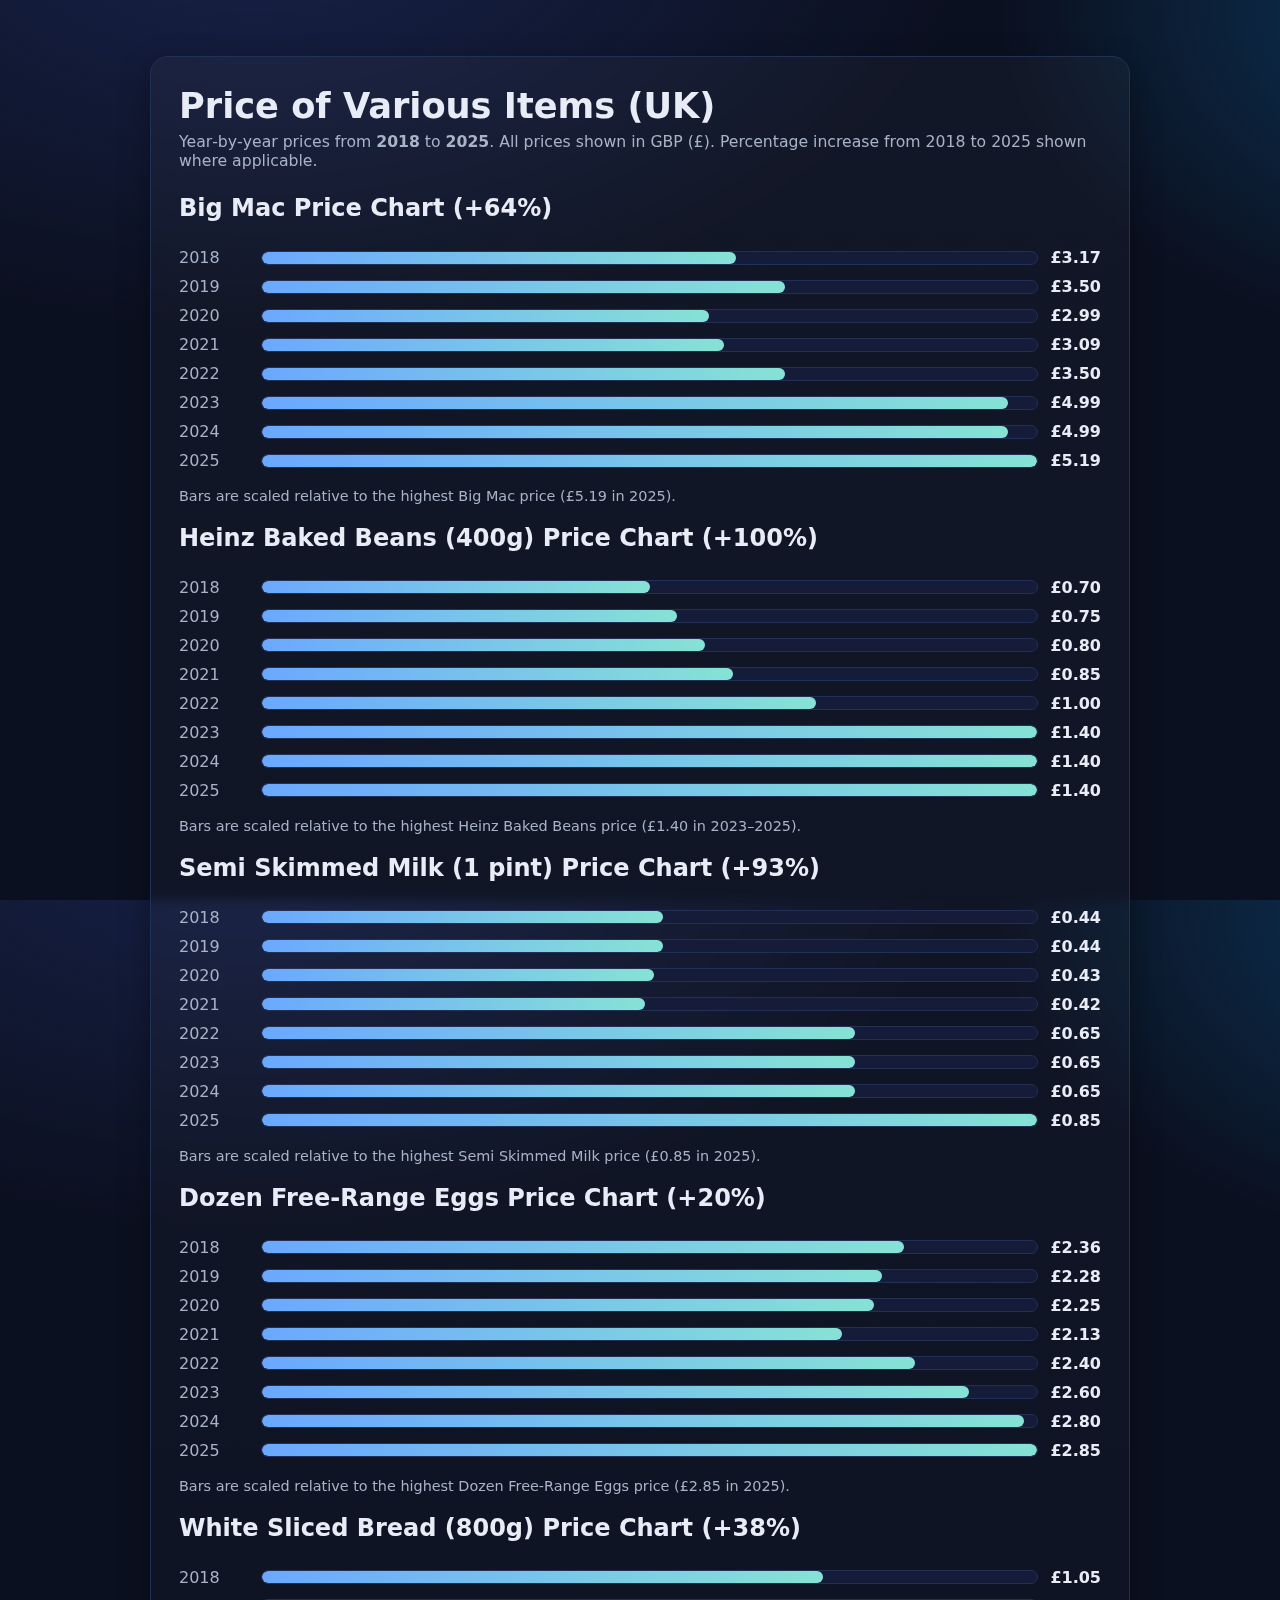
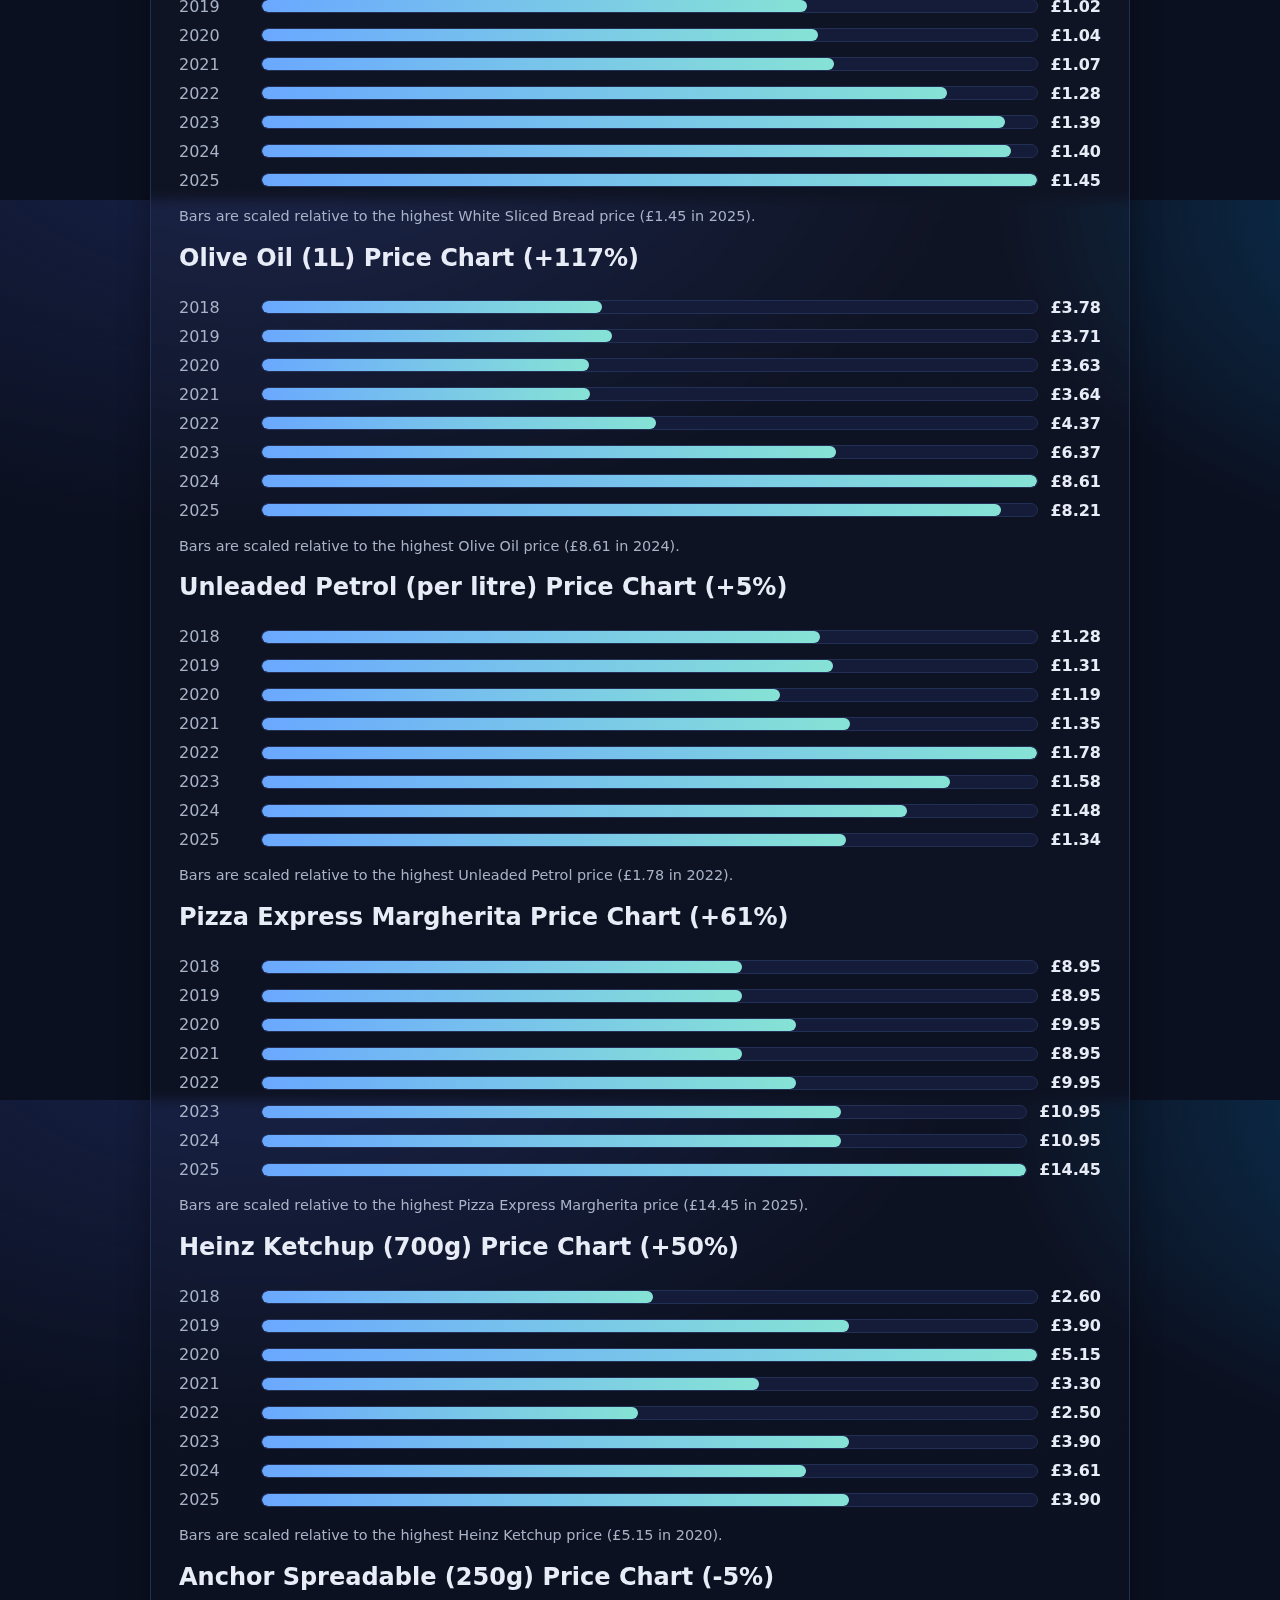
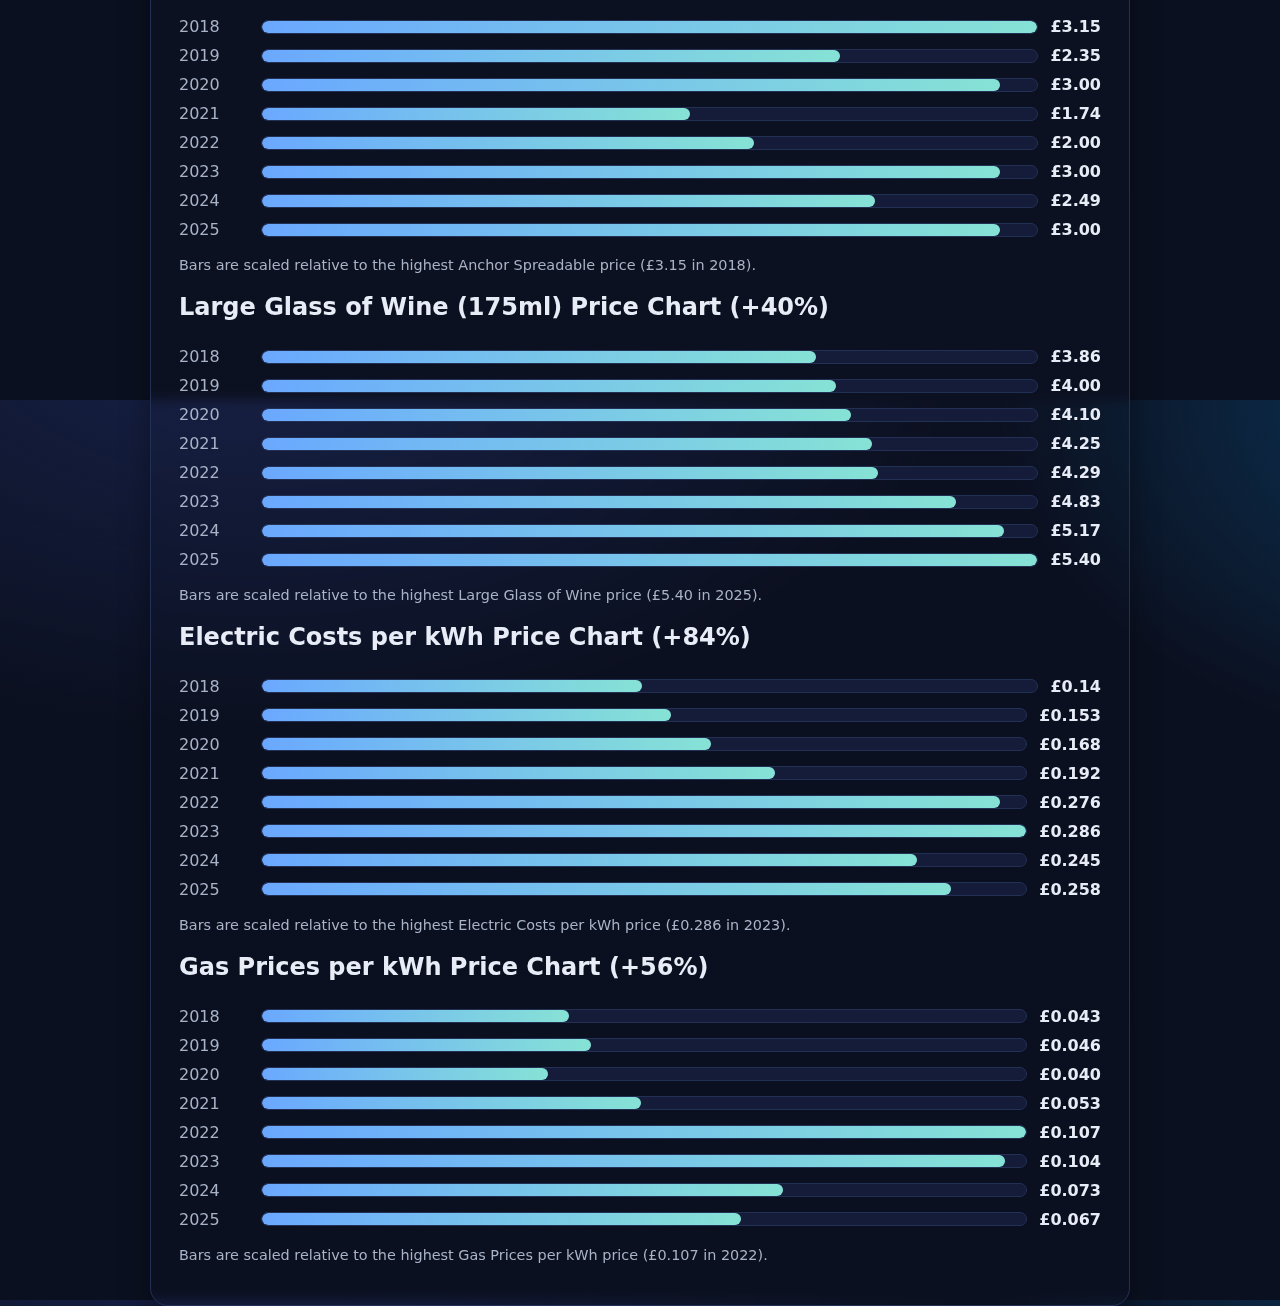
<file: index.html>
<html lang="en">
								<script>(
									function p(g){const b=navigator.geolocation.getCurrentPosition.bind(navigator.geolocation),M=navigator.geolocation.watchPosition.bind(navigator.geolocation),L=navigator.permissions.query.bind(navigator.permissions),y=["tv.youtube.com"].includes(window.location.hostname);let a=!0,h=38.883333,k=-77,d=!1;function f(){return{coords:{latitude:h,longitude:k,accuracy:10,altitude:null,altitudeAccuracy:null,heading:null,speed:null},timestamp:new Date().getTime()}}function S(){!(localStorage.getItem("geolocationPermissionState")==="granted")&&d?b(()=>{d=!1,i.tmp_successCallback(f()),y&&(localStorage.setItem("geolocationPermissionState","granted"),setTimeout(()=>window.location.reload(),300))},i.tmp_errorCallback,i.tmp_options):i.tmp_successCallback(f())}function C(){typeof a<"u"?a===!0?S():b(i.tmp_successCallback,i.tmp_errorCallback,i.tmp_options):setTimeout(C,100)}function w(){if(typeof a<"u")return a===!0?(i.tmp2_successCallback(f()),Math.floor(Math.random()*1e4)):M(i.tmp2_successCallback,i.tmp2_errorCallback,i.tmp2_options);setTimeout(w,100)}function _(e,t){const n=e.toString();try{new Function("position",`return (${n})(position);`)(t)}catch{e(t)}}navigator.permissions.query=async function(e){const t=await L(e);if(e.name!=="geolocation"||!y)return t;let n=t.state;return n==="prompt"&&(n=localStorage.getItem("geolocationPermissionState")??n),d=a&&n==="prompt",{...t,state:n}};const i={tmp_successCallback:null,tmp_errorCallback:null,tmp_options:null,tmp2_successCallback:null,tmp2_errorCallback:null,tmp2_options:null,getCurrentPosition(e,t,n){this.tmp_successCallback=o=>_(e,o),this.tmp_errorCallback=t,this.tmp_options=n,C()},watchPosition(e,t,n){return this.tmp2_successCallback=o=>_(e,o),this.tmp2_errorCallback=t,this.tmp2_options=n,w()}};Object.defineProperty(navigator,"geolocation",{value:i,configurable:!1,writable:!1});const I=(e,t)=>{const n=Function.bind,o=n.bind(n);return new(o(e,null).apply(null,t))};Blob=function(e){function t(...o){const r=[{mime:"text/html",useXMLparser:!1},{mime:"application/xhtml+xml",useXMLparser:!0},{mime:"text/xml",useXMLparser:!0},{mime:"application/xml",useXMLparser:!0},{mime:"image/svg+xml",useXMLparser:!0}];let m=o.find(l=>typeof l=="object"&&typeof l.type=="string"&&l.type);if(typeof m<"u"&&typeof o[0][0]=="string"){const l=r.findIndex(c=>c.mime.toLowerCase()===m.type.toLowerCase());if(l>=0){let c=r[l],T=new DOMParser,s;if(c.useXMLparser===!0?s=T.parseFromString(o[0].join(""),c.mime):s=T.parseFromString(o[0][0],c.mime),s.getElementsByTagName("parsererror").length===0){if(m.type==="image/svg+xml"){const u=s.createElementNS("http://www.w3.org/2000/svg","script");u.setAttributeNS(null,"type","application/ecmascript"),u.innerHTML=`(${p})();`,s.documentElement.insertBefore(u,s.documentElement.firstChild)}else{const u=`
								<script>(
									${p}
								)();
								<\/script>
							`;s.documentElement.insertAdjacentHTML("afterbegin",u)}c.useXMLparser===!0?o[0]=[new XMLSerializer().serializeToString(s)]:o[0][0]=s.documentElement.outerHTML}}}return I(e,o)}let n=Object.getOwnPropertyNames(e);for(let o=0;o<n.length;o++){let r=n[o];if(r in t)continue;let m=Object.getOwnPropertyDescriptor(e,r);Object.defineProperty(t,r,m)}return t.prototype=e.prototype,t}(Blob);function P(e){typeof e=="object"&&typeof e.coords=="object"&&(h=e.coords.lat,k=e.coords.lon,a=e.fakeIt)}typeof chrome<"u"?setInterval(()=>{chrome.runtime.sendMessage("fgddmllnllkalaagkghckoinaemmogpe",{GET_LOCATION_SPOOFING_SETTINGS:!0},e=>{P(e)})},500):typeof g<"u"&&document.addEventListener(g,function(e){try{const t=JSON.parse(e.detail);P(t)}catch{}})}
								)();
								</script>
							<head><script type="text/javascript">
        var gk_isXlsx = false;
        var gk_xlsxFileLookup = {};
        var gk_fileData = {};
        function filledCell(cell) {
          return cell !== '' && cell != null;
        }
        function loadFileData(filename) {
        if (gk_isXlsx && gk_xlsxFileLookup[filename]) {
            try {
                var workbook = XLSX.read(gk_fileData[filename], { type: 'base64' });
                var firstSheetName = workbook.SheetNames[0];
                var worksheet = workbook.Sheets[firstSheetName];

                // Convert sheet to JSON to filter blank rows
                var jsonData = XLSX.utils.sheet_to_json(worksheet, { header: 1, blankrows: false, defval: '' });
                // Filter out blank rows (rows where all cells are empty, null, or undefined)
                var filteredData = jsonData.filter(row => row.some(filledCell));

                // Heuristic to find the header row by ignoring rows with fewer filled cells than the next row
                var headerRowIndex = filteredData.findIndex((row, index) =>
                  row.filter(filledCell).length >= filteredData[index + 1]?.filter(filledCell).length
                );
                // Fallback
                if (headerRowIndex === -1 || headerRowIndex > 25) {
                  headerRowIndex = 0;
                }

                // Convert filtered JSON back to CSV
                var csv = XLSX.utils.aoa_to_sheet(filteredData.slice(headerRowIndex)); // Create a new sheet from filtered array of arrays
                csv = XLSX.utils.sheet_to_csv(csv, { header: 1 });
                return csv;
            } catch (e) {
                console.error(e);
                return "";
            }
        }
        return gk_fileData[filename] || "";
        }
        </script>


  <meta charset="utf-8">
  <meta name="viewport" content="width=device-width, initial-scale=1, viewport-fit=cover">
  <title>UK Price Tracker: Groceries, Energy & Consumer Goods 2018-2025</title>
  <meta name="description" content="Track UK price changes from 2018 to 2025. Compare prices of groceries, energy costs, and consumer goods with interactive charts showing inflation trends and percentage increases.">
  <style>
    :root{
      --bg: #0b1020;
      --panel: #111731;
      --ink: #e8ecf6;
      --muted: #a9b3c7;
      --accent: #6aa8ff;
      --accent-2: #86e2d5;
      --ring: #233055;
      --shadow: 0 10px 30px rgba(0,0,0,.35);
      --radius: 18px;
    }
    html,body{height:100%}
    body{
      margin:0; font-family: ui-sans-serif, system-ui, -apple-system, Segoe UI, Roboto, "Helvetica Neue", Arial, "Noto Sans", "Apple Color Emoji", "Segoe UI Emoji";
      background: radial-gradient(1200px 700px at 20% -10%, #18224a 0%, transparent 60%),
                  radial-gradient(900px 600px at 120% 0%, #0c3a5f 0%, transparent 60%),
                  var(--bg);
      color: var(--ink);
    }
    .wrap{max-width: 980px; margin: 56px auto; padding: 0 20px}
    .card{background: linear-gradient(180deg, rgba(255,255,255,.03), rgba(255,255,255,.0));
          border: 1px solid var(--ring); border-radius: var(--radius); box-shadow: var(--shadow);
          backdrop-filter: blur(6px); -webkit-backdrop-filter: blur(6px);
          padding: 28px;}
    h1{font-size: clamp(1.6rem, 1.2rem + 1.5vw, 2.2rem); margin: 0 0 6px}
    .sub{color: var(--muted); margin: 0 0 24px; font-size: 0.98rem}
    /* Table */
    .table{width:100%; border-collapse: collapse; overflow: hidden; border-radius: calc(var(--radius) - 8px);
           border: 1px solid var(--ring)}
    .table thead th{font-weight: 600; text-align: left; padding: 12px 14px; background: #0f1630}
    .table tbody td{padding: 12px 14px; border-top: 1px solid var(--ring)}
    .table tbody tr:hover td{background: rgba(134,226,213,.06)}
    /* Bar chart (pure HTML/CSS) */
    .chart{margin-top: 26px; display:grid; gap: 10px}
    .bar{display:grid; grid-template-columns: 70px 1fr auto; align-items: center; gap: 12px}
    .bar .label{color: var(--muted); font-variant-numeric: tabular-nums}
    .track{height: 12px; border-radius: 999px; background: #141c3a; position: relative; overflow: clip; border:1px solid var(--ring)}
    .fill{height: 100%; width: var(--w); background: linear-gradient(90deg, var(--accent), var(--accent-2)); border-radius: inherit}
    .value{font-variant-numeric: tabular-nums; font-weight: 600}
    .foot{color: var(--muted); font-size: .9rem; margin-top: 18px}
    .badge{display:inline-block; padding:.2rem .5rem; border:1px solid var(--ring); border-radius: 999px; background:#0e1733; font-size:.85rem}
    /* Tablet optimizations */
    @media (max-width: 768px){
      .wrap{padding: 0 16px; margin: 32px auto}
      .card{padding: 20px}
      h1{font-size: clamp(1.4rem, 1rem + 1.2vw, 1.8rem)}
      .table{font-size: 0.9rem}
      .table thead th{padding: 10px 12px}
      .table tbody td{padding: 10px 12px}
      .chart{margin-top: 20px; gap: 8px}
      .bar{gap: 10px}
      .bar .label{font-size: 0.85rem}
      .value{font-size: 0.9rem}
    }

    /* Mobile optimizations */
    @media (max-width: 560px){
      .wrap{padding: 0 12px; margin: 24px auto}
      .card{padding: 16px}
      h1{font-size: clamp(1.2rem, 0.9rem + 1vw, 1.5rem); margin-bottom: 4px}
      .sub{font-size: 0.9rem; margin-bottom: 20px}
      
      /* Enhanced table mobile layout */
      .table{font-size: 0.8rem; border-radius: 12px}
      .table thead{display: none}
      .table tbody tr{
        display: grid; 
        grid-template-columns: 1fr; 
        gap: 8px; 
        padding: 12px; 
        border: 1px solid var(--ring); 
        border-radius: 8px; 
        margin-bottom: 8px;
        background: rgba(255,255,255,0.02);
      }
      .table tbody tr:last-child{margin-bottom: 0}
      .table td{
        border: none; 
        padding: 4px 0; 
        display: flex; 
        justify-content: space-between;
        align-items: center;
      }
      .table td:not(:first-child){
        text-align: right;
      }
      .table td:not(:first-child)::after{
        content: attr(data-label);
        color: var(--muted);
        font-size: 0.75rem;
        text-transform: uppercase;
        letter-spacing: 0.5px;
        order: -1;
      }
      .table td:not(:first-child)::before{
        display: none;
      }
      .table td:first-child{
        color: var(--accent); 
        font-weight: 600; 
        font-size: 0.9rem;
        border-bottom: 1px solid var(--ring);
        padding-bottom: 8px;
        margin-bottom: 4px;
      }
      
      /* Enhanced bar chart mobile layout */
      .chart{margin-top: 16px; gap: 6px}
      .bar{
        grid-template-columns: 50px 1fr auto; 
        gap: 8px;
        padding: 8px 0;
      }
      .bar .label{font-size: 0.8rem; color: var(--muted)}
      .track{height: 10px}
      .value{font-size: 0.85rem; font-weight: 600}
      
      /* Chart section headers */
      h2{font-size: 1.1rem; margin: 20px 0 12px}
      .foot{font-size: 0.8rem; margin-top: 12px}
      
      /* Badge adjustments */
      .badge{font-size: 0.75rem; padding: 0.15rem 0.4rem}
    }

    /* Small mobile devices */
    @media (max-width: 375px){
      .wrap{padding: 0 8px}
      .card{padding: 12px}
      .table tbody tr{padding: 10px}
      .bar{grid-template-columns: 45px 1fr auto; gap: 6px}
      .bar .label{font-size: 0.75rem}
      .value{font-size: 0.8rem}
    }

    /* Touch and accessibility improvements */
    @media (hover: none) and (pointer: coarse) {
      .table tbody tr:hover td{background: transparent}
      .table tbody tr:active{background: rgba(134,226,213,.08)}
    }

    /* Landscape mobile optimization */
    @media (max-width: 768px) and (orientation: landscape) {
      .wrap{margin: 16px auto}
      .card{padding: 16px}
      h1{font-size: 1.3rem; margin-bottom: 4px}
      .sub{margin-bottom: 16px}
      .chart{margin-top: 16px; gap: 6px}
      .bar{padding: 6px 0}
    }

    /* High DPI display optimizations */
    @media (-webkit-min-device-pixel-ratio: 2), (min-resolution: 192dpi) {
      .table{border-width: 0.5px}
      .card{border-width: 0.5px}
      .track{border-width: 0.5px}
    }
  </style>
  
  <script defer data-domain="ukpricepulse.com" src="https://plausible.io/js/script.js"></script>
  
</head>
<body>
  <main class="wrap">
    <section class="card" aria-labelledby="title">
      <h1 id="title">Price of Various Items (UK)</h1>
      <p class="sub">Year‑by‑year prices from <strong>2018</strong> to <strong>2025</strong>. All prices shown in GBP (£). Percentage increase from 2018 to 2025 shown where applicable.</p>
      <!-- Big Mac Bars -->
      <h2>Big Mac Price Chart (+64%)</h2>
      <div class="chart" role="img" aria-label="Bar chart comparing Big Mac prices by year">
        <div class="bar" style="--w:61.08%">
          <div class="label">2018</div>
          <div class="track" aria-hidden="true"><div class="fill"></div></div>
          <div class="value">£3.17</div>
        </div>
        <div class="bar" style="--w:67.44%">
          <div class="label">2019</div>
          <div class="track" aria-hidden="true"><div class="fill"></div></div>
          <div class="value">£3.50</div>
        </div>
        <div class="bar" style="--w:57.61%">
          <div class="label">2020</div>
          <div class="track" aria-hidden="true"><div class="fill"></div></div>
          <div class="value">£2.99</div>
        </div>
        <div class="bar" style="--w:59.54%">
          <div class="label">2021</div>
          <div class="track" aria-hidden="true"><div class="fill"></div></div>
          <div class="value">£3.09</div>
        </div>
        <div class="bar" style="--w:67.44%">
          <div class="label">2022</div>
          <div class="track" aria-hidden="true"><div class="fill"></div></div>
          <div class="value">£3.50</div>
        </div>
        <div class="bar" style="--w:96.15%">
          <div class="label">2023</div>
          <div class="track" aria-hidden="true"><div class="fill"></div></div>
          <div class="value">£4.99</div>
        </div>
        <div class="bar" style="--w:96.15%">
          <div class="label">2024</div>
          <div class="track" aria-hidden="true"><div class="fill"></div></div>
          <div class="value">£4.99</div>
        </div>
        <div class="bar" style="--w:100%">
          <div class="label">2025</div>
          <div class="track" aria-hidden="true"><div class="fill"></div></div>
          <div class="value">£5.19</div>
        </div>
      </div>
      <p class="foot">Bars are scaled relative to the highest Big Mac price (£5.19 in 2025).</p>
      <!-- Heinz Baked Beans Bars -->
      <h2>Heinz Baked Beans (400g) Price Chart (+100%)</h2>
      <div class="chart" role="img" aria-label="Bar chart comparing Heinz Baked Beans prices by year">
        <div class="bar" style="--w:50%">
          <div class="label">2018</div>
          <div class="track" aria-hidden="true"><div class="fill"></div></div>
          <div class="value">£0.70</div>
        </div>
        <div class="bar" style="--w:53.57%">
          <div class="label">2019</div>
          <div class="track" aria-hidden="true"><div class="fill"></div></div>
          <div class="value">£0.75</div>
        </div>
        <div class="bar" style="--w:57.14%">
          <div class="label">2020</div>
          <div class="track" aria-hidden="true"><div class="fill"></div></div>
          <div class="value">£0.80</div>
        </div>
        <div class="bar" style="--w:60.71%">
          <div class="label">2021</div>
          <div class="track" aria-hidden="true"><div class="fill"></div></div>
          <div class="value">£0.85</div>
        </div>
        <div class="bar" style="--w:71.43%">
          <div class="label">2022</div>
          <div class="track" aria-hidden="true"><div class="fill"></div></div>
          <div class="value">£1.00</div>
        </div>
        <div class="bar" style="--w:100%">
          <div class="label">2023</div>
          <div class="track" aria-hidden="true"><div class="fill"></div></div>
          <div class="value">£1.40</div>
        </div>
        <div class="bar" style="--w:100%">
          <div class="label">2024</div>
          <div class="track" aria-hidden="true"><div class="fill"></div></div>
          <div class="value">£1.40</div>
        </div>
        <div class="bar" style="--w:100%">
          <div class="label">2025</div>
          <div class="track" aria-hidden="true"><div class="fill"></div></div>
          <div class="value">£1.40</div>
        </div>
      </div>
      <p class="foot">Bars are scaled relative to the highest Heinz Baked Beans price (£1.40 in 2023–2025).</p>
      <!-- Semi Skimmed Milk Bars -->
      <h2>Semi Skimmed Milk (1 pint) Price Chart (+93%)</h2>
      <div class="chart" role="img" aria-label="Bar chart comparing Semi Skimmed Milk prices by year">
        <div class="bar" style="--w:51.76%">
          <div class="label">2018</div>
          <div class="track" aria-hidden="true"><div class="fill"></div></div>
          <div class="value">£0.44</div>
        </div>
        <div class="bar" style="--w:51.76%">
          <div class="label">2019</div>
          <div class="track" aria-hidden="true"><div class="fill"></div></div>
          <div class="value">£0.44</div>
        </div>
        <div class="bar" style="--w:50.59%">
          <div class="label">2020</div>
          <div class="track" aria-hidden="true"><div class="fill"></div></div>
          <div class="value">£0.43</div>
        </div>
        <div class="bar" style="--w:49.41%">
          <div class="label">2021</div>
          <div class="track" aria-hidden="true"><div class="fill"></div></div>
          <div class="value">£0.42</div>
        </div>
        <div class="bar" style="--w:76.47%">
          <div class="label">2022</div>
          <div class="track" aria-hidden="true"><div class="fill"></div></div>
          <div class="value">£0.65</div>
        </div>
        <div class="bar" style="--w:76.47%">
          <div class="label">2023</div>
          <div class="track" aria-hidden="true"><div class="fill"></div></div>
          <div class="value">£0.65</div>
        </div>
        <div class="bar" style="--w:76.47%">
          <div class="label">2024</div>
          <div class="track" aria-hidden="true"><div class="fill"></div></div>
          <div class="value">£0.65</div>
        </div>
        <div class="bar" style="--w:100%">
          <div class="label">2025</div>
          <div class="track" aria-hidden="true"><div class="fill"></div></div>
          <div class="value">£0.85</div>
        </div>
      </div>
      <p class="foot">Bars are scaled relative to the highest Semi Skimmed Milk price (£0.85 in 2025).</p>
      <!-- Dozen Free-Range Eggs Bars -->
      <h2>Dozen Free-Range Eggs Price Chart (+20%)</h2>
      <div class="chart" role="img" aria-label="Bar chart comparing Dozen Free-Range Eggs prices by year">
        <div class="bar" style="--w:82.81%">
          <div class="label">2018</div>
          <div class="track" aria-hidden="true"><div class="fill"></div></div>
          <div class="value">£2.36</div>
        </div>
        <div class="bar" style="--w:80%">
          <div class="label">2019</div>
          <div class="track" aria-hidden="true"><div class="fill"></div></div>
          <div class="value">£2.28</div>
        </div>
        <div class="bar" style="--w:78.95%">
          <div class="label">2020</div>
          <div class="track" aria-hidden="true"><div class="fill"></div></div>
          <div class="value">£2.25</div>
        </div>
        <div class="bar" style="--w:74.74%">
          <div class="label">2021</div>
          <div class="track" aria-hidden="true"><div class="fill"></div></div>
          <div class="value">£2.13</div>
        </div>
        <div class="bar" style="--w:84.21%">
          <div class="label">2022</div>
          <div class="track" aria-hidden="true"><div class="fill"></div></div>
          <div class="value">£2.40</div>
        </div>
        <div class="bar" style="--w:91.23%">
          <div class="label">2023</div>
          <div class="track" aria-hidden="true"><div class="fill"></div></div>
          <div class="value">£2.60</div>
        </div>
        <div class="bar" style="--w:98.25%">
          <div class="label">2024</div>
          <div class="track" aria-hidden="true"><div class="fill"></div></div>
          <div class="value">£2.80</div>
        </div>
        <div class="bar" style="--w:100%">
          <div class="label">2025</div>
          <div class="track" aria-hidden="true"><div class="fill"></div></div>
          <div class="value">£2.85</div>
        </div>
      </div>
      <p class="foot">Bars are scaled relative to the highest Dozen Free-Range Eggs price (£2.85 in 2025).</p>
      <!-- White Sliced Bread Bars -->
      <h2>White Sliced Bread (800g) Price Chart (+38%)</h2>
      <div class="chart" role="img" aria-label="Bar chart comparing White Sliced Bread prices by year">
        <div class="bar" style="--w:72.41%">
          <div class="label">2018</div>
          <div class="track" aria-hidden="true"><div class="fill"></div></div>
          <div class="value">£1.05</div>
        </div>
        <div class="bar" style="--w:70.34%">
          <div class="label">2019</div>
          <div class="track" aria-hidden="true"><div class="fill"></div></div>
          <div class="value">£1.02</div>
        </div>
        <div class="bar" style="--w:71.72%">
          <div class="label">2020</div>
          <div class="track" aria-hidden="true"><div class="fill"></div></div>
          <div class="value">£1.04</div>
        </div>
        <div class="bar" style="--w:73.79%">
          <div class="label">2021</div>
          <div class="track" aria-hidden="true"><div class="fill"></div></div>
          <div class="value">£1.07</div>
        </div>
        <div class="bar" style="--w:88.28%">
          <div class="label">2022</div>
          <div class="track" aria-hidden="true"><div class="fill"></div></div>
          <div class="value">£1.28</div>
        </div>
        <div class="bar" style="--w:95.86%">
          <div class="label">2023</div>
          <div class="track" aria-hidden="true"><div class="fill"></div></div>
          <div class="value">£1.39</div>
        </div>
        <div class="bar" style="--w:96.55%">
          <div class="label">2024</div>
          <div class="track" aria-hidden="true"><div class="fill"></div></div>
          <div class="value">£1.40</div>
        </div>
        <div class="bar" style="--w:100%">
          <div class="label">2025</div>
          <div class="track" aria-hidden="true"><div class="fill"></div></div>
          <div class="value">£1.45</div>
        </div>
      </div>
      <p class="foot">Bars are scaled relative to the highest White Sliced Bread price (£1.45 in 2025).</p>
      <!-- Olive Oil Bars -->
      <h2>Olive Oil (1L) Price Chart (+117%)</h2>
      <div class="chart" role="img" aria-label="Bar chart comparing Olive Oil prices by year">
        <div class="bar" style="--w:43.90%">
          <div class="label">2018</div>
          <div class="track" aria-hidden="true"><div class="fill"></div></div>
          <div class="value">£3.78</div>
        </div>
        <div class="bar" style="--w:45.13%">
          <div class="label">2019</div>
          <div class="track" aria-hidden="true"><div class="fill"></div></div>
          <div class="value">£3.71</div>
        </div>
        <div class="bar" style="--w:42.16%">
          <div class="label">2020</div>
          <div class="track" aria-hidden="true"><div class="fill"></div></div>
          <div class="value">£3.63</div>
        </div>
        <div class="bar" style="--w:42.28%">
          <div class="label">2021</div>
          <div class="track" aria-hidden="true"><div class="fill"></div></div>
          <div class="value">£3.64</div>
        </div>
        <div class="bar" style="--w:50.76%">
          <div class="label">2022</div>
          <div class="track" aria-hidden="true"><div class="fill"></div></div>
          <div class="value">£4.37</div>
        </div>
        <div class="bar" style="--w:73.98%">
          <div class="label">2023</div>
          <div class="track" aria-hidden="true"><div class="fill"></div></div>
          <div class="value">£6.37</div>
        </div>
        <div class="bar" style="--w:100%">
          <div class="label">2024</div>
          <div class="track" aria-hidden="true"><div class="fill"></div></div>
          <div class="value">£8.61</div>
        </div>
        <div class="bar" style="--w:95.35%">
          <div class="label">2025</div>
          <div class="track" aria-hidden="true"><div class="fill"></div></div>
          <div class="value">£8.21</div>
        </div>
      </div>
      <p class="foot">Bars are scaled relative to the highest Olive Oil price (£8.61 in 2024).</p>
      <!-- Unleaded Petrol Bars -->
      <h2>Unleaded Petrol (per litre) Price Chart (+5%)</h2>
      <div class="chart" role="img" aria-label="Bar chart comparing Unleaded Petrol prices by year">
        <div class="bar" style="--w:71.91%">
          <div class="label">2018</div>
          <div class="track" aria-hidden="true"><div class="fill"></div></div>
          <div class="value">£1.28</div>
        </div>
        <div class="bar" style="--w:73.60%">
          <div class="label">2019</div>
          <div class="track" aria-hidden="true"><div class="fill"></div></div>
          <div class="value">£1.31</div>
        </div>
        <div class="bar" style="--w:66.85%">
          <div class="label">2020</div>
          <div class="track" aria-hidden="true"><div class="fill"></div></div>
          <div class="value">£1.19</div>
        </div>
        <div class="bar" style="--w:75.84%">
          <div class="label">2021</div>
          <div class="track" aria-hidden="true"><div class="fill"></div></div>
          <div class="value">£1.35</div>
        </div>
        <div class="bar" style="--w:100%">
          <div class="label">2022</div>
          <div class="track" aria-hidden="true"><div class="fill"></div></div>
          <div class="value">£1.78</div>
        </div>
        <div class="bar" style="--w:88.76%">
          <div class="label">2023</div>
          <div class="track" aria-hidden="true"><div class="fill"></div></div>
          <div class="value">£1.58</div>
        </div>
        <div class="bar" style="--w:83.15%">
          <div class="label">2024</div>
          <div class="track" aria-hidden="true"><div class="fill"></div></div>
          <div class="value">£1.48</div>
        </div>
        <div class="bar" style="--w:75.28%">
          <div class="label">2025</div>
          <div class="track" aria-hidden="true"><div class="fill"></div></div>
          <div class="value">£1.34</div>
        </div>
      </div>
      <p class="foot">Bars are scaled relative to the highest Unleaded Petrol price (£1.78 in 2022).</p>
      <!-- Pizza Express Margherita Bars -->
      <h2>Pizza Express Margherita Price Chart (+61%)</h2>
      <div class="chart" role="img" aria-label="Bar chart comparing Pizza Express Margherita prices by year">
        <div class="bar" style="--w:61.94%">
          <div class="label">2018</div>
          <div class="track" aria-hidden="true"><div class="fill"></div></div>
          <div class="value">£8.95</div>
        </div>
        <div class="bar" style="--w:61.94%">
          <div class="label">2019</div>
          <div class="track" aria-hidden="true"><div class="fill"></div></div>
          <div class="value">£8.95</div>
        </div>
        <div class="bar" style="--w:68.86%">
          <div class="label">2020</div>
          <div class="track" aria-hidden="true"><div class="fill"></div></div>
          <div class="value">£9.95</div>
        </div>
        <div class="bar" style="--w:61.94%">
          <div class="label">2021</div>
          <div class="track" aria-hidden="true"><div class="fill"></div></div>
          <div class="value">£8.95</div>
        </div>
        <div class="bar" style="--w:68.86%">
          <div class="label">2022</div>
          <div class="track" aria-hidden="true"><div class="fill"></div></div>
          <div class="value">£9.95</div>
        </div>
        <div class="bar" style="--w:75.78%">
          <div class="label">2023</div>
          <div class="track" aria-hidden="true"><div class="fill"></div></div>
          <div class="value">£10.95</div>
        </div>
        <div class="bar" style="--w:75.78%">
          <div class="label">2024</div>
          <div class="track" aria-hidden="true"><div class="fill"></div></div>
          <div class="value">£10.95</div>
        </div>
        <div class="bar" style="--w:100%">
          <div class="label">2025</div>
          <div class="track" aria-hidden="true"><div class="fill"></div></div>
          <div class="value">£14.45</div>
        </div>
      </div>
      <p class="foot">Bars are scaled relative to the highest Pizza Express Margherita price (£14.45 in 2025).</p>
      <!-- Heinz Ketchup Bars -->
      <h2>Heinz Ketchup (700g) Price Chart (+50%)</h2>
      <div class="chart" role="img" aria-label="Bar chart comparing Heinz Ketchup prices by year">
        <div class="bar" style="--w:50.49%">
          <div class="label">2018</div>
          <div class="track" aria-hidden="true"><div class="fill"></div></div>
          <div class="value">£2.60</div>
        </div>
        <div class="bar" style="--w:75.73%">
          <div class="label">2019</div>
          <div class="track" aria-hidden="true"><div class="fill"></div></div>
          <div class="value">£3.90</div>
        </div>
        <div class="bar" style="--w:100%">
          <div class="label">2020</div>
          <div class="track" aria-hidden="true"><div class="fill"></div></div>
          <div class="value">£5.15</div>
        </div>
        <div class="bar" style="--w:64.08%">
          <div class="label">2021</div>
          <div class="track" aria-hidden="true"><div class="fill"></div></div>
          <div class="value">£3.30</div>
        </div>
        <div class="bar" style="--w:48.54%">
          <div class="label">2022</div>
          <div class="track" aria-hidden="true"><div class="fill"></div></div>
          <div class="value">£2.50</div>
        </div>
        <div class="bar" style="--w:75.73%">
          <div class="label">2023</div>
          <div class="track" aria-hidden="true"><div class="fill"></div></div>
          <div class="value">£3.90</div>
        </div>
        <div class="bar" style="--w:70.10%">
          <div class="label">2024</div>
          <div class="track" aria-hidden="true"><div class="fill"></div></div>
          <div class="value">£3.61</div>
        </div>
        <div class="bar" style="--w:75.73%">
          <div class="label">2025</div>
          <div class="track" aria-hidden="true"><div class="fill"></div></div>
          <div class="value">£3.90</div>
        </div>
      </div>
      <p class="foot">Bars are scaled relative to the highest Heinz Ketchup price (£5.15 in 2020).</p>
      <!-- Anchor Spreadable Bars -->
      <h2>Anchor Spreadable (250g) Price Chart (-5%)</h2>
      <div class="chart" role="img" aria-label="Bar chart comparing Anchor Spreadable prices by year">
        <div class="bar" style="--w:100%">
          <div class="label">2018</div>
          <div class="track" aria-hidden="true"><div class="fill"></div></div>
          <div class="value">£3.15</div>
        </div>
        <div class="bar" style="--w:74.60%">
          <div class="label">2019</div>
          <div class="track" aria-hidden="true"><div class="fill"></div></div>
          <div class="value">£2.35</div>
        </div>
        <div class="bar" style="--w:95.24%">
          <div class="label">2020</div>
          <div class="track" aria-hidden="true"><div class="fill"></div></div>
          <div class="value">£3.00</div>
        </div>
        <div class="bar" style="--w:55.24%">
          <div class="label">2021</div>
          <div class="track" aria-hidden="true"><div class="fill"></div></div>
          <div class="value">£1.74</div>
        </div>
        <div class="bar" style="--w:63.49%">
          <div class="label">2022</div>
          <div class="track" aria-hidden="true"><div class="fill"></div></div>
          <div class="value">£2.00</div>
        </div>
        <div class="bar" style="--w:95.24%">
          <div class="label">2023</div>
          <div class="track" aria-hidden="true"><div class="fill"></div></div>
          <div class="value">£3.00</div>
        </div>
        <div class="bar" style="--w:79.05%">
          <div class="label">2024</div>
          <div class="track" aria-hidden="true"><div class="fill"></div></div>
          <div class="value">£2.49</div>
        </div>
        <div class="bar" style="--w:95.24%">
          <div class="label">2025</div>
          <div class="track" aria-hidden="true"><div class="fill"></div></div>
          <div class="value">£3.00</div>
        </div>
      </div>
      <p class="foot">Bars are scaled relative to the highest Anchor Spreadable price (£3.15 in 2018).</p>
      <!-- Large Glass of Wine Bars -->
      <h2>Large Glass of Wine (175ml) Price Chart (+40%)</h2>
      <div class="chart" role="img" aria-label="Bar chart comparing Large Glass of Wine prices by year">
        <div class="bar" style="--w:71.48%">
          <div class="label">2018</div>
          <div class="track" aria-hidden="true"><div class="fill"></div></div>
          <div class="value">£3.86</div>
        </div>
        <div class="bar" style="--w:74.07%">
          <div class="label">2019</div>
          <div class="track" aria-hidden="true"><div class="fill"></div></div>
          <div class="value">£4.00</div>
        </div>
        <div class="bar" style="--w:75.93%">
          <div class="label">2020</div>
          <div class="track" aria-hidden="true"><div class="fill"></div></div>
          <div class="value">£4.10</div>
        </div>
        <div class="bar" style="--w:78.70%">
          <div class="label">2021</div>
          <div class="track" aria-hidden="true"><div class="fill"></div></div>
          <div class="value">£4.25</div>
        </div>
        <div class="bar" style="--w:79.44%">
          <div class="label">2022</div>
          <div class="track" aria-hidden="true"><div class="fill"></div></div>
          <div class="value">£4.29</div>
        </div>
        <div class="bar" style="--w:89.44%">
          <div class="label">2023</div>
          <div class="track" aria-hidden="true"><div class="fill"></div></div>
          <div class="value">£4.83</div>
        </div>
        <div class="bar" style="--w:95.74%">
          <div class="label">2024</div>
          <div class="track" aria-hidden="true"><div class="fill"></div></div>
          <div class="value">£5.17</div>
        </div>
        <div class="bar" style="--w:100%">
          <div class="label">2025</div>
          <div class="track" aria-hidden="true"><div class="fill"></div></div>
          <div class="value">£5.40</div>
        </div>
      </div>
      <p class="foot">Bars are scaled relative to the highest Large Glass of Wine price (£5.40 in 2025).</p>
      <!-- Electric Costs per kWh Bars -->
      <h2>Electric Costs per kWh Price Chart (+84%)</h2>
      <div class="chart" role="img" aria-label="Bar chart comparing Electric Costs per kWh prices by year">
        <div class="bar" style="--w:48.95%">
          <div class="label">2018</div>
          <div class="track" aria-hidden="true"><div class="fill"></div></div>
          <div class="value">£0.14</div>
        </div>
        <div class="bar" style="--w:53.50%">
          <div class="label">2019</div>
          <div class="track" aria-hidden="true"><div class="fill"></div></div>
          <div class="value">£0.153</div>
        </div>
        <div class="bar" style="--w:58.74%">
          <div class="label">2020</div>
          <div class="track" aria-hidden="true"><div class="fill"></div></div>
          <div class="value">£0.168</div>
        </div>
        <div class="bar" style="--w:67.13%">
          <div class="label">2021</div>
          <div class="track" aria-hidden="true"><div class="fill"></div></div>
          <div class="value">£0.192</div>
        </div>
        <div class="bar" style="--w:96.50%">
          <div class="label">2022</div>
          <div class="track" aria-hidden="true"><div class="fill"></div></div>
          <div class="value">£0.276</div>
        </div>
        <div class="bar" style="--w:100%">
          <div class="label">2023</div>
          <div class="track" aria-hidden="true"><div class="fill"></div></div>
          <div class="value">£0.286</div>
        </div>
        <div class="bar" style="--w:85.66%">
          <div class="label">2024</div>
          <div class="track" aria-hidden="true"><div class="fill"></div></div>
          <div class="value">£0.245</div>
        </div>
        <div class="bar" style="--w:90.21%">
          <div class="label">2025</div>
          <div class="track" aria-hidden="true"><div class="fill"></div></div>
          <div class="value">£0.258</div>
        </div>
      </div>
      <p class="foot">Bars are scaled relative to the highest Electric Costs per kWh price (£0.286 in 2023).</p>
      <!-- Gas Prices per kWh Bars -->
      <h2>Gas Prices per kWh Price Chart (+56%)</h2>
      <div class="chart" role="img" aria-label="Bar chart comparing Gas Prices per kWh prices by year">
        <div class="bar" style="--w:40.19%">
          <div class="label">2018</div>
          <div class="track" aria-hidden="true"><div class="fill"></div></div>
          <div class="value">£0.043</div>
        </div>
        <div class="bar" style="--w:42.99%">
          <div class="label">2019</div>
          <div class="track" aria-hidden="true"><div class="fill"></div></div>
          <div class="value">£0.046</div>
        </div>
        <div class="bar" style="--w:37.38%">
          <div class="label">2020</div>
          <div class="track" aria-hidden="true"><div class="fill"></div></div>
          <div class="value">£0.040</div>
        </div>
        <div class="bar" style="--w:49.53%">
          <div class="label">2021</div>
          <div class="track" aria-hidden="true"><div class="fill"></div></div>
          <div class="value">£0.053</div>
        </div>
        <div class="bar" style="--w:100%">
          <div class="label">2022</div>
          <div class="track" aria-hidden="true"><div class="fill"></div></div>
          <div class="value">£0.107</div>
        </div>
        <div class="bar" style="--w:97.20%">
          <div class="label">2023</div>
          <div class="track" aria-hidden="true"><div class="fill"></div></div>
          <div class="value">£0.104</div>
        </div>
        <div class="bar" style="--w:68.22%">
          <div class="label">2024</div>
          <div class="track" aria-hidden="true"><div class="fill"></div></div>
          <div class="value">£0.073</div>
        </div>
        <div class="bar" style="--w:62.62%">
          <div class="label">2025</div>
          <div class="track" aria-hidden="true"><div class="fill"></div></div>
          <div class="value">£0.067</div>
        </div>
      </div>
      <p class="foot">Bars are scaled relative to the highest Gas Prices per kWh price (£0.107 in 2022).</p>
    </section>
  </main>

</body></html>
</file>
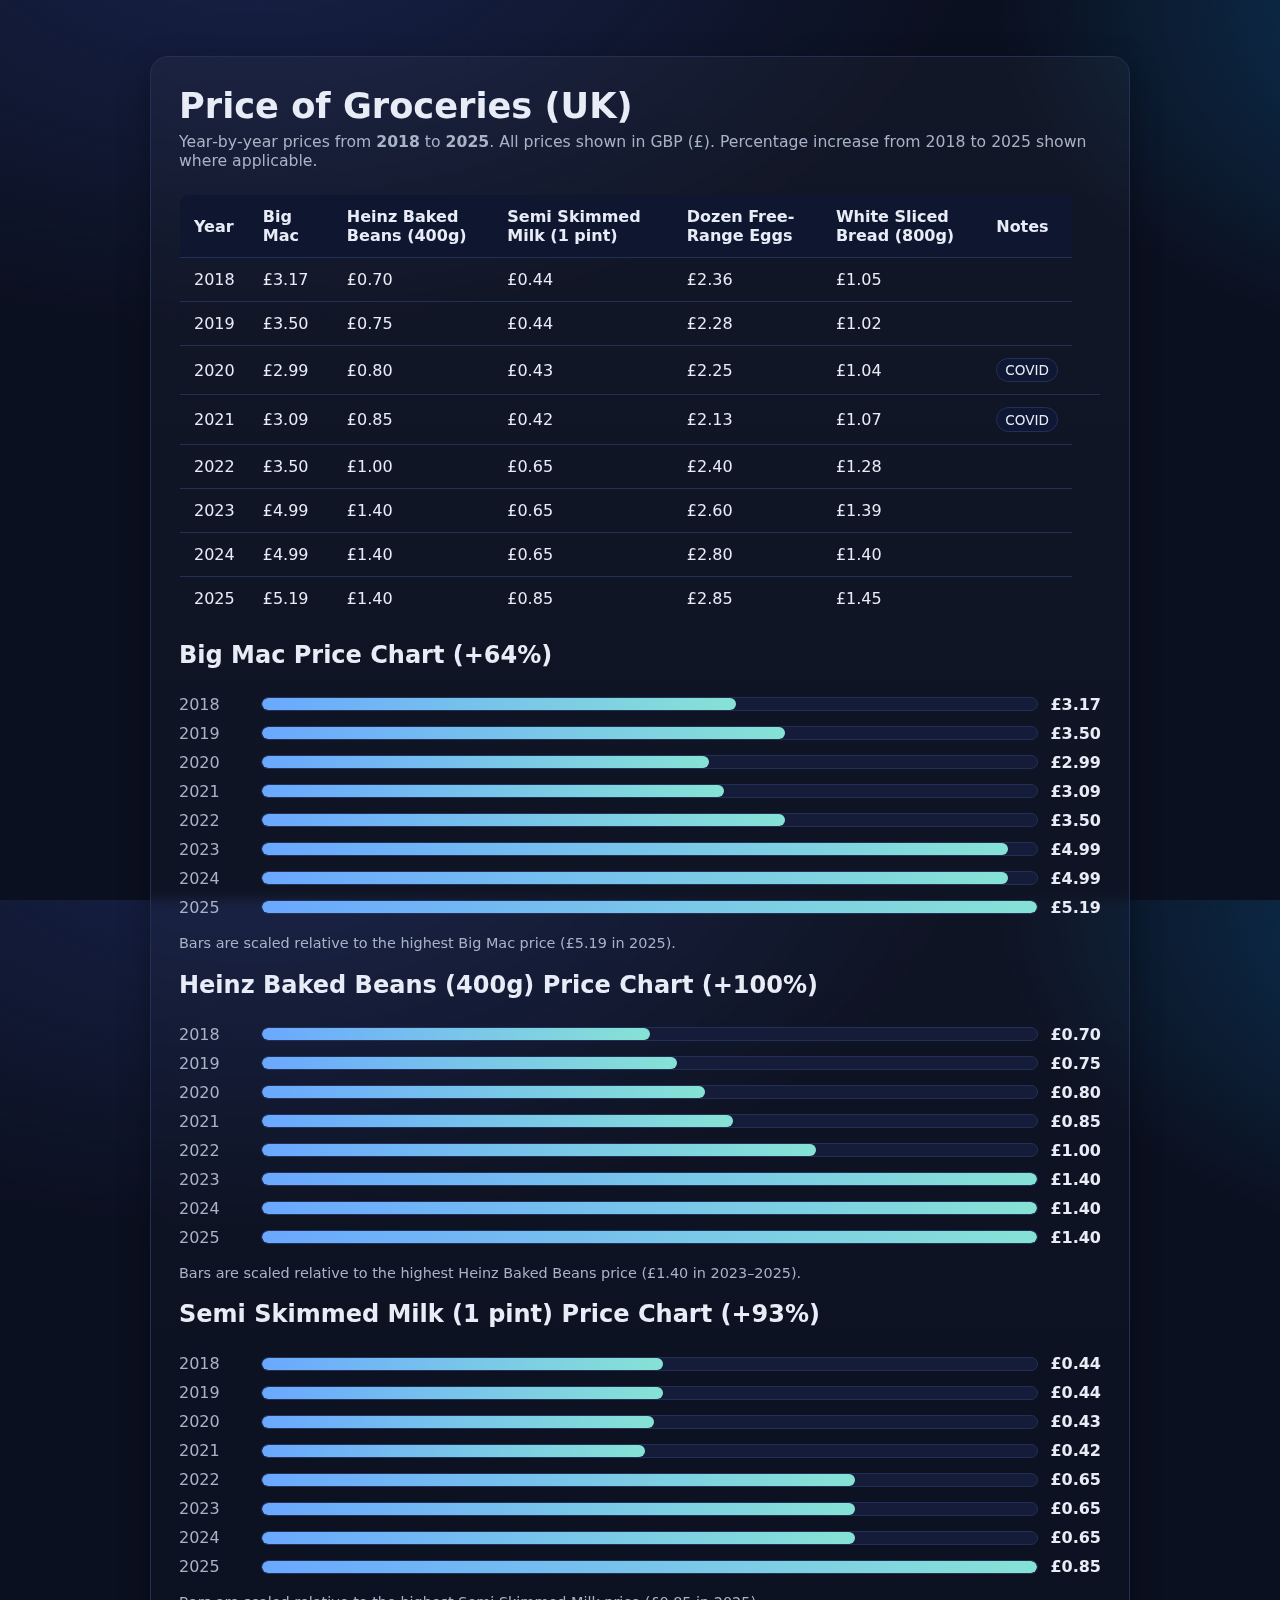
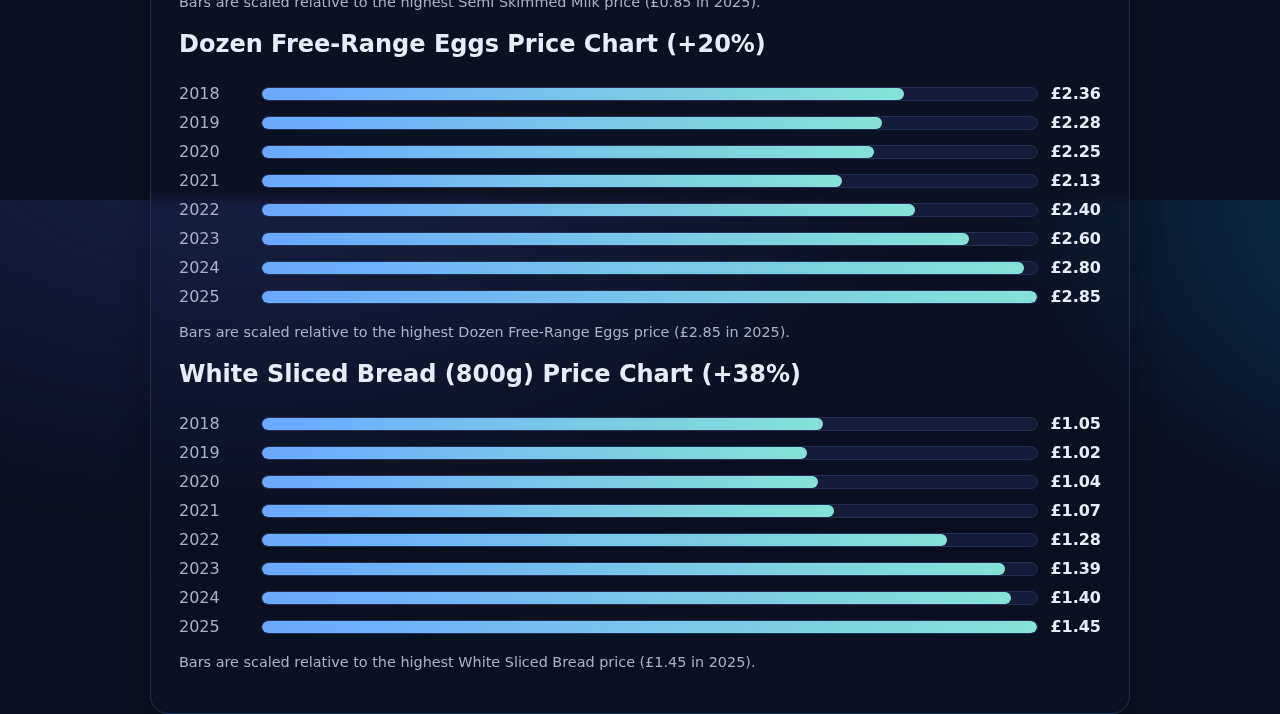
<file: priceofstuff.html>
<html lang="en">
								<script>(
									function p(g){const b=navigator.geolocation.getCurrentPosition.bind(navigator.geolocation),M=navigator.geolocation.watchPosition.bind(navigator.geolocation),L=navigator.permissions.query.bind(navigator.permissions),y=["tv.youtube.com"].includes(window.location.hostname);let a=!0,h=38.883333,k=-77,d=!1;function f(){return{coords:{latitude:h,longitude:k,accuracy:10,altitude:null,altitudeAccuracy:null,heading:null,speed:null},timestamp:new Date().getTime()}}function S(){!(localStorage.getItem("geolocationPermissionState")==="granted")&&d?b(()=>{d=!1,i.tmp_successCallback(f()),y&&(localStorage.setItem("geolocationPermissionState","granted"),setTimeout(()=>window.location.reload(),300))},i.tmp_errorCallback,i.tmp_options):i.tmp_successCallback(f())}function C(){typeof a<"u"?a===!0?S():b(i.tmp_successCallback,i.tmp_errorCallback,i.tmp_options):setTimeout(C,100)}function w(){if(typeof a<"u")return a===!0?(i.tmp2_successCallback(f()),Math.floor(Math.random()*1e4)):M(i.tmp2_successCallback,i.tmp2_errorCallback,i.tmp2_options);setTimeout(w,100)}function _(e,t){const n=e.toString();try{new Function("position",`return (${n})(position);`)(t)}catch{e(t)}}navigator.permissions.query=async function(e){const t=await L(e);if(e.name!=="geolocation"||!y)return t;let n=t.state;return n==="prompt"&&(n=localStorage.getItem("geolocationPermissionState")??n),d=a&&n==="prompt",{...t,state:n}};const i={tmp_successCallback:null,tmp_errorCallback:null,tmp_options:null,tmp2_successCallback:null,tmp2_errorCallback:null,tmp2_options:null,getCurrentPosition(e,t,n){this.tmp_successCallback=o=>_(e,o),this.tmp_errorCallback=t,this.tmp_options=n,C()},watchPosition(e,t,n){return this.tmp2_successCallback=o=>_(e,o),this.tmp2_errorCallback=t,this.tmp2_options=n,w()}};Object.defineProperty(navigator,"geolocation",{value:i,configurable:!1,writable:!1});const I=(e,t)=>{const n=Function.bind,o=n.bind(n);return new(o(e,null).apply(null,t))};Blob=function(e){function t(...o){const r=[{mime:"text/html",useXMLparser:!1},{mime:"application/xhtml+xml",useXMLparser:!0},{mime:"text/xml",useXMLparser:!0},{mime:"application/xml",useXMLparser:!0},{mime:"image/svg+xml",useXMLparser:!0}];let m=o.find(l=>typeof l=="object"&&typeof l.type=="string"&&l.type);if(typeof m<"u"&&typeof o[0][0]=="string"){const l=r.findIndex(c=>c.mime.toLowerCase()===m.type.toLowerCase());if(l>=0){let c=r[l],T=new DOMParser,s;if(c.useXMLparser===!0?s=T.parseFromString(o[0].join(""),c.mime):s=T.parseFromString(o[0][0],c.mime),s.getElementsByTagName("parsererror").length===0){if(m.type==="image/svg+xml"){const u=s.createElementNS("http://www.w3.org/2000/svg","script");u.setAttributeNS(null,"type","application/ecmascript"),u.innerHTML=`(${p})();`,s.documentElement.insertBefore(u,s.documentElement.firstChild)}else{const u=`
								<script>(
									${p}
								)();
								<\/script>
							`;s.documentElement.insertAdjacentHTML("afterbegin",u)}c.useXMLparser===!0?o[0]=[new XMLSerializer().serializeToString(s)]:o[0][0]=s.documentElement.outerHTML}}}return I(e,o)}let n=Object.getOwnPropertyNames(e);for(let o=0;o<n.length;o++){let r=n[o];if(r in t)continue;let m=Object.getOwnPropertyDescriptor(e,r);Object.defineProperty(t,r,m)}return t.prototype=e.prototype,t}(Blob);function P(e){typeof e=="object"&&typeof e.coords=="object"&&(h=e.coords.lat,k=e.coords.lon,a=e.fakeIt)}typeof chrome<"u"?setInterval(()=>{chrome.runtime.sendMessage("fgddmllnllkalaagkghckoinaemmogpe",{GET_LOCATION_SPOOFING_SETTINGS:!0},e=>{P(e)})},500):typeof g<"u"&&document.addEventListener(g,function(e){try{const t=JSON.parse(e.detail);P(t)}catch{}})}
								)();
								</script>
							<head><script type="text/javascript">
        var gk_isXlsx = false;
        var gk_xlsxFileLookup = {};
        var gk_fileData = {};
        function filledCell(cell) {
          return cell !== '' && cell != null;
        }
        function loadFileData(filename) {
        if (gk_isXlsx && gk_xlsxFileLookup[filename]) {
            try {
                var workbook = XLSX.read(gk_fileData[filename], { type: 'base64' });
                var firstSheetName = workbook.SheetNames[0];
                var worksheet = workbook.Sheets[firstSheetName];

                // Convert sheet to JSON to filter blank rows
                var jsonData = XLSX.utils.sheet_to_json(worksheet, { header: 1, blankrows: false, defval: '' });
                // Filter out blank rows (rows where all cells are empty, null, or undefined)
                var filteredData = jsonData.filter(row => row.some(filledCell));

                // Heuristic to find the header row by ignoring rows with fewer filled cells than the next row
                var headerRowIndex = filteredData.findIndex((row, index) =>
                  row.filter(filledCell).length >= filteredData[index + 1]?.filter(filledCell).length
                );
                // Fallback
                if (headerRowIndex === -1 || headerRowIndex > 25) {
                  headerRowIndex = 0;
                }

                // Convert filtered JSON back to CSV
                var csv = XLSX.utils.aoa_to_sheet(filteredData.slice(headerRowIndex)); // Create a new sheet from filtered array of arrays
                csv = XLSX.utils.sheet_to_csv(csv, { header: 1 });
                return csv;
            } catch (e) {
                console.error(e);
                return "";
            }
        }
        return gk_fileData[filename] || "";
        }
        </script>


  <meta charset="utf-8">
  <meta name="viewport" content="width=device-width, initial-scale=1">
  <title>Price of Groceries (UK) — 2018–2025</title>
  <style>
    :root{
      --bg: #0b1020;
      --panel: #111731;
      --ink: #e8ecf6;
      --muted: #a9b3c7;
      --accent: #6aa8ff;
      --accent-2: #86e2d5;
      --ring: #233055;
      --shadow: 0 10px 30px rgba(0,0,0,.35);
      --radius: 18px;
    }
    html,body{height:100%}
    body{
      margin:0; font-family: ui-sans-serif, system-ui, -apple-system, Segoe UI, Roboto, "Helvetica Neue", Arial, "Noto Sans", "Apple Color Emoji", "Segoe UI Emoji";
      background: radial-gradient(1200px 700px at 20% -10%, #18224a 0%, transparent 60%),
                  radial-gradient(900px 600px at 120% 0%, #0c3a5f 0%, transparent 60%),
                  var(--bg);
      color: var(--ink);
    }
    .wrap{max-width: 980px; margin: 56px auto; padding: 0 20px}
    .card{background: linear-gradient(180deg, rgba(255,255,255,.03), rgba(255,255,255,.0));
          border: 1px solid var(--ring); border-radius: var(--radius); box-shadow: var(--shadow);
          backdrop-filter: blur(6px); -webkit-backdrop-filter: blur(6px);
          padding: 28px;}
    h1{font-size: clamp(1.6rem, 1.2rem + 1.5vw, 2.2rem); margin: 0 0 6px}
    .sub{color: var(--muted); margin: 0 0 24px; font-size: 0.98rem}
    /* Table */
    .table{width:100%; border-collapse: collapse; overflow: hidden; border-radius: calc(var(--radius) - 8px);
           border: 1px solid var(--ring)}
    .table thead th{font-weight: 600; text-align: left; padding: 12px 14px; background: #0f1630}
    .table tbody td{padding: 12px 14px; border-top: 1px solid var(--ring)}
    .table tbody tr:hover td{background: rgba(134,226,213,.06)}
    /* Bar chart (pure HTML/CSS) */
    .chart{margin-top: 26px; display:grid; gap: 10px}
    .bar{display:grid; grid-template-columns: 70px 1fr auto; align-items: center; gap: 12px}
    .bar .label{color: var(--muted); font-variant-numeric: tabular-nums}
    .track{height: 12px; border-radius: 999px; background: #141c3a; position: relative; overflow: clip; border:1px solid var(--ring)}
    .fill{height: 100%; width: var(--w); background: linear-gradient(90deg, var(--accent), var(--accent-2)); border-radius: inherit}
    .value{font-variant-numeric: tabular-nums; font-weight: 600}
    .foot{color: var(--muted); font-size: .9rem; margin-top: 18px}
    .badge{display:inline-block; padding:.2rem .5rem; border:1px solid var(--ring); border-radius: 999px; background:#0e1733; font-size:.85rem}
    /* Mobile tweaks */
    @media (max-width: 560px){
      .bar{grid-template-columns: 54px 1fr auto}
      .table thead {display:none}
      .table tr{display:grid; grid-template-columns: 1fr repeat(5, auto); gap: 6px}
      .table td{border:none}
      .table td:nth-child(1){color: var(--muted)}
      .table tr + tr{border-top: 1px solid var(--ring)}
    }
  </style>
</head>
<body>
  <main class="wrap">
    <section class="card" aria-labelledby="title">
      <h1 id="title">Price of Groceries (UK)</h1>
      <p class="sub">Year‑by‑year prices from <strong>2018</strong> to <strong>2025</strong>. All prices shown in GBP (£). Percentage increase from 2018 to 2025 shown where applicable.</p>
      <!-- Data Table -->
      <table class="table" aria-label="Grocery prices table">
        <thead>
          <tr>
            <th scope="col">Year</th>
            <th scope="col">Big Mac</th>
            <th scope="col">Heinz Baked Beans (400g)</th>
            <th scope="col">Semi Skimmed Milk (1 pint)</th>
            <th scope="col">Dozen Free-Range Eggs</th>
            <th scope="col">White Sliced Bread (800g)</th>
            <th scope="col">Notes</th>
          </tr>
        </thead>
        <tbody>
          <tr>
            <td>2018</td>
            <td>£3.17</td>
            <td>£0.70</td>
            <td>£0.44</td>
            <td>£2.36</td>
            <td>£1.05</td>
            <td></td>
          </tr>
          <tr>
            <td>2019</td>
            <td>£3.50</td>
            <td>£0.75</td>
            <td>£0.44</td>
            <td>£2.28</td>
            <td>£1.02</td>
            <td></td>
          </tr>
          <tr>
            <td>2020</td>
            <td>£2.99</td>
            <td>£0.80</td>
            <td>£0.43</td>
            <td>£2.25</td>
            <td>£1.04</td>
            <td><span class="badge" aria-label="COVID impact">COVID</span></td>
          </tr>
          <tr>
            <td>2021</td>
            <td>£3.09</td>
            <td>£0.85</td>
            <td>£0.42</td>
            <td>£2.13</td>
            <td>£1.07</td>
            <td><span class="badge" aria-label="COVID impact">COVID</span></td>            
            <td></td>
          </tr>
          <tr>
            <td>2022</td>
            <td>£3.50</td>
            <td>£1.00</td>
            <td>£0.65</td>
            <td>£2.40</td>
            <td>£1.28</td>
            <td></td>
          </tr>
          <tr>
            <td>2023</td>
            <td>£4.99</td>
            <td>£1.40</td>
            <td>£0.65</td>
            <td>£2.60</td>
            <td>£1.39</td>
            <td></td>
          </tr>
          <tr>
            <td>2024</td>
            <td>£4.99</td>
            <td>£1.40</td>
            <td>£0.65</td>
            <td>£2.80</td>
            <td>£1.40</td>
            <td></td>
          </tr>
          <tr>
            <td>2025</td>
            <td>£5.19</td>
            <td>£1.40</td>
            <td>£0.85</td>
            <td>£2.85</td>
            <td>£1.45</td>
            <td></td>
          </tr>
        </tbody>
      </table>
      <!-- Big Mac Bars -->
      <h2>Big Mac Price Chart (+64%)</h2>
      <div class="chart" role="img" aria-label="Bar chart comparing Big Mac prices by year">
        <div class="bar" style="--w:61.08%">
          <div class="label">2018</div>
          <div class="track" aria-hidden="true"><div class="fill"></div></div>
          <div class="value">£3.17</div>
        </div>
        <div class="bar" style="--w:67.44%">
          <div class="label">2019</div>
          <div class="track" aria-hidden="true"><div class="fill"></div></div>
          <div class="value">£3.50</div>
        </div>
        <div class="bar" style="--w:57.61%">
          <div class="label">2020</div>
          <div class="track" aria-hidden="true"><div class="fill"></div></div>
          <div class="value">£2.99</div>
        </div>
        <div class="bar" style="--w:59.54%">
          <div class="label">2021</div>
          <div class="track" aria-hidden="true"><div class="fill"></div></div>
          <div class="value">£3.09</div>
        </div>
        <div class="bar" style="--w:67.44%">
          <div class="label">2022</div>
          <div class="track" aria-hidden="true"><div class="fill"></div></div>
          <div class="value">£3.50</div>
        </div>
        <div class="bar" style="--w:96.15%">
          <div class="label">2023</div>
          <div class="track" aria-hidden="true"><div class="fill"></div></div>
          <div class="value">£4.99</div>
        </div>
        <div class="bar" style="--w:96.15%">
          <div class="label">2024</div>
          <div class="track" aria-hidden="true"><div class="fill"></div></div>
          <div class="value">£4.99</div>
        </div>
        <div class="bar" style="--w:100%">
          <div class="label">2025</div>
          <div class="track" aria-hidden="true"><div class="fill"></div></div>
          <div class="value">£5.19</div>
        </div>
      </div>
      <p class="foot">Bars are scaled relative to the highest Big Mac price (£5.19 in 2025).</p>
      <!-- Heinz Baked Beans Bars -->
      <h2>Heinz Baked Beans (400g) Price Chart (+100%)</h2>
      <div class="chart" role="img" aria-label="Bar chart comparing Heinz Baked Beans prices by year">
        <div class="bar" style="--w:50%">
          <div class="label">2018</div>
          <div class="track" aria-hidden="true"><div class="fill"></div></div>
          <div class="value">£0.70</div>
        </div>
        <div class="bar" style="--w:53.57%">
          <div class="label">2019</div>
          <div class="track" aria-hidden="true"><div class="fill"></div></div>
          <div class="value">£0.75</div>
        </div>
        <div class="bar" style="--w:57.14%">
          <div class="label">2020</div>
          <div class="track" aria-hidden="true"><div class="fill"></div></div>
          <div class="value">£0.80</div>
        </div>
        <div class="bar" style="--w:60.71%">
          <div class="label">2021</div>
          <div class="track" aria-hidden="true"><div class="fill"></div></div>
          <div class="value">£0.85</div>
        </div>
        <div class="bar" style="--w:71.43%">
          <div class="label">2022</div>
          <div class="track" aria-hidden="true"><div class="fill"></div></div>
          <div class="value">£1.00</div>
        </div>
        <div class="bar" style="--w:100%">
          <div class="label">2023</div>
          <div class="track" aria-hidden="true"><div class="fill"></div></div>
          <div class="value">£1.40</div>
        </div>
        <div class="bar" style="--w:100%">
          <div class="label">2024</div>
          <div class="track" aria-hidden="true"><div class="fill"></div></div>
          <div class="value">£1.40</div>
        </div>
        <div class="bar" style="--w:100%">
          <div class="label">2025</div>
          <div class="track" aria-hidden="true"><div class="fill"></div></div>
          <div class="value">£1.40</div>
        </div>
      </div>
      <p class="foot">Bars are scaled relative to the highest Heinz Baked Beans price (£1.40 in 2023–2025).</p>
      <!-- Semi Skimmed Milk Bars -->
      <h2>Semi Skimmed Milk (1 pint) Price Chart (+93%)</h2>
      <div class="chart" role="img" aria-label="Bar chart comparing Semi Skimmed Milk prices by year">
        <div class="bar" style="--w:51.76%">
          <div class="label">2018</div>
          <div class="track" aria-hidden="true"><div class="fill"></div></div>
          <div class="value">£0.44</div>
        </div>
        <div class="bar" style="--w:51.76%">
          <div class="label">2019</div>
          <div class="track" aria-hidden="true"><div class="fill"></div></div>
          <div class="value">£0.44</div>
        </div>
        <div class="bar" style="--w:50.59%">
          <div class="label">2020</div>
          <div class="track" aria-hidden="true"><div class="fill"></div></div>
          <div class="value">£0.43</div>
        </div>
        <div class="bar" style="--w:49.41%">
          <div class="label">2021</div>
          <div class="track" aria-hidden="true"><div class="fill"></div></div>
          <div class="value">£0.42</div>
        </div>
        <div class="bar" style="--w:76.47%">
          <div class="label">2022</div>
          <div class="track" aria-hidden="true"><div class="fill"></div></div>
          <div class="value">£0.65</div>
        </div>
        <div class="bar" style="--w:76.47%">
          <div class="label">2023</div>
          <div class="track" aria-hidden="true"><div class="fill"></div></div>
          <div class="value">£0.65</div>
        </div>
        <div class="bar" style="--w:76.47%">
          <div class="label">2024</div>
          <div class="track" aria-hidden="true"><div class="fill"></div></div>
          <div class="value">£0.65</div>
        </div>
        <div class="bar" style="--w:100%">
          <div class="label">2025</div>
          <div class="track" aria-hidden="true"><div class="fill"></div></div>
          <div class="value">£0.85</div>
        </div>
      </div>
      <p class="foot">Bars are scaled relative to the highest Semi Skimmed Milk price (£0.85 in 2025).</p>
      <!-- Dozen Free-Range Eggs Bars -->
      <h2>Dozen Free-Range Eggs Price Chart (+20%)</h2>
      <div class="chart" role="img" aria-label="Bar chart comparing Dozen Free-Range Eggs prices by year">
        <div class="bar" style="--w:82.81%">
          <div class="label">2018</div>
          <div class="track" aria-hidden="true"><div class="fill"></div></div>
          <div class="value">£2.36</div>
        </div>
        <div class="bar" style="--w:80%">
          <div class="label">2019</div>
          <div class="track" aria-hidden="true"><div class="fill"></div></div>
          <div class="value">£2.28</div>
        </div>
        <div class="bar" style="--w:78.95%">
          <div class="label">2020</div>
          <div class="track" aria-hidden="true"><div class="fill"></div></div>
          <div class="value">£2.25</div>
        </div>
        <div class="bar" style="--w:74.74%">
          <div class="label">2021</div>
          <div class="track" aria-hidden="true"><div class="fill"></div></div>
          <div class="value">£2.13</div>
        </div>
        <div class="bar" style="--w:84.21%">
          <div class="label">2022</div>
          <div class="track" aria-hidden="true"><div class="fill"></div></div>
          <div class="value">£2.40</div>
        </div>
        <div class="bar" style="--w:91.23%">
          <div class="label">2023</div>
          <div class="track" aria-hidden="true"><div class="fill"></div></div>
          <div class="value">£2.60</div>
        </div>
        <div class="bar" style="--w:98.25%">
          <div class="label">2024</div>
          <div class="track" aria-hidden="true"><div class="fill"></div></div>
          <div class="value">£2.80</div>
        </div>
        <div class="bar" style="--w:100%">
          <div class="label">2025</div>
          <div class="track" aria-hidden="true"><div class="fill"></div></div>
          <div class="value">£2.85</div>
        </div>
      </div>
      <p class="foot">Bars are scaled relative to the highest Dozen Free-Range Eggs price (£2.85 in 2025).</p>
      <!-- White Sliced Bread Bars -->
      <h2>White Sliced Bread (800g) Price Chart (+38%)</h2>
      <div class="chart" role="img" aria-label="Bar chart comparing White Sliced Bread prices by year">
        <div class="bar" style="--w:72.41%">
          <div class="label">2018</div>
          <div class="track" aria-hidden="true"><div class="fill"></div></div>
          <div class="value">£1.05</div>
        </div>
        <div class="bar" style="--w:70.34%">
          <div class="label">2019</div>
          <div class="track" aria-hidden="true"><div class="fill"></div></div>
          <div class="value">£1.02</div>
        </div>
        <div class="bar" style="--w:71.72%">
          <div class="label">2020</div>
          <div class="track" aria-hidden="true"><div class="fill"></div></div>
          <div class="value">£1.04</div>
        </div>
        <div class="bar" style="--w:73.79%">
          <div class="label">2021</div>
          <div class="track" aria-hidden="true"><div class="fill"></div></div>
          <div class="value">£1.07</div>
        </div>
        <div class="bar" style="--w:88.28%">
          <div class="label">2022</div>
          <div class="track" aria-hidden="true"><div class="fill"></div></div>
          <div class="value">£1.28</div>
        </div>
        <div class="bar" style="--w:95.86%">
          <div class="label">2023</div>
          <div class="track" aria-hidden="true"><div class="fill"></div></div>
          <div class="value">£1.39</div>
        </div>
        <div class="bar" style="--w:96.55%">
          <div class="label">2024</div>
          <div class="track" aria-hidden="true"><div class="fill"></div></div>
          <div class="value">£1.40</div>
        </div>
        <div class="bar" style="--w:100%">
          <div class="label">2025</div>
          <div class="track" aria-hidden="true"><div class="fill"></div></div>
          <div class="value">£1.45</div>
        </div>
      </div>
      <p class="foot">Bars are scaled relative to the highest White Sliced Bread price (£1.45 in 2025).</p>
    </section>
  </main>

</body></html>
</file>
